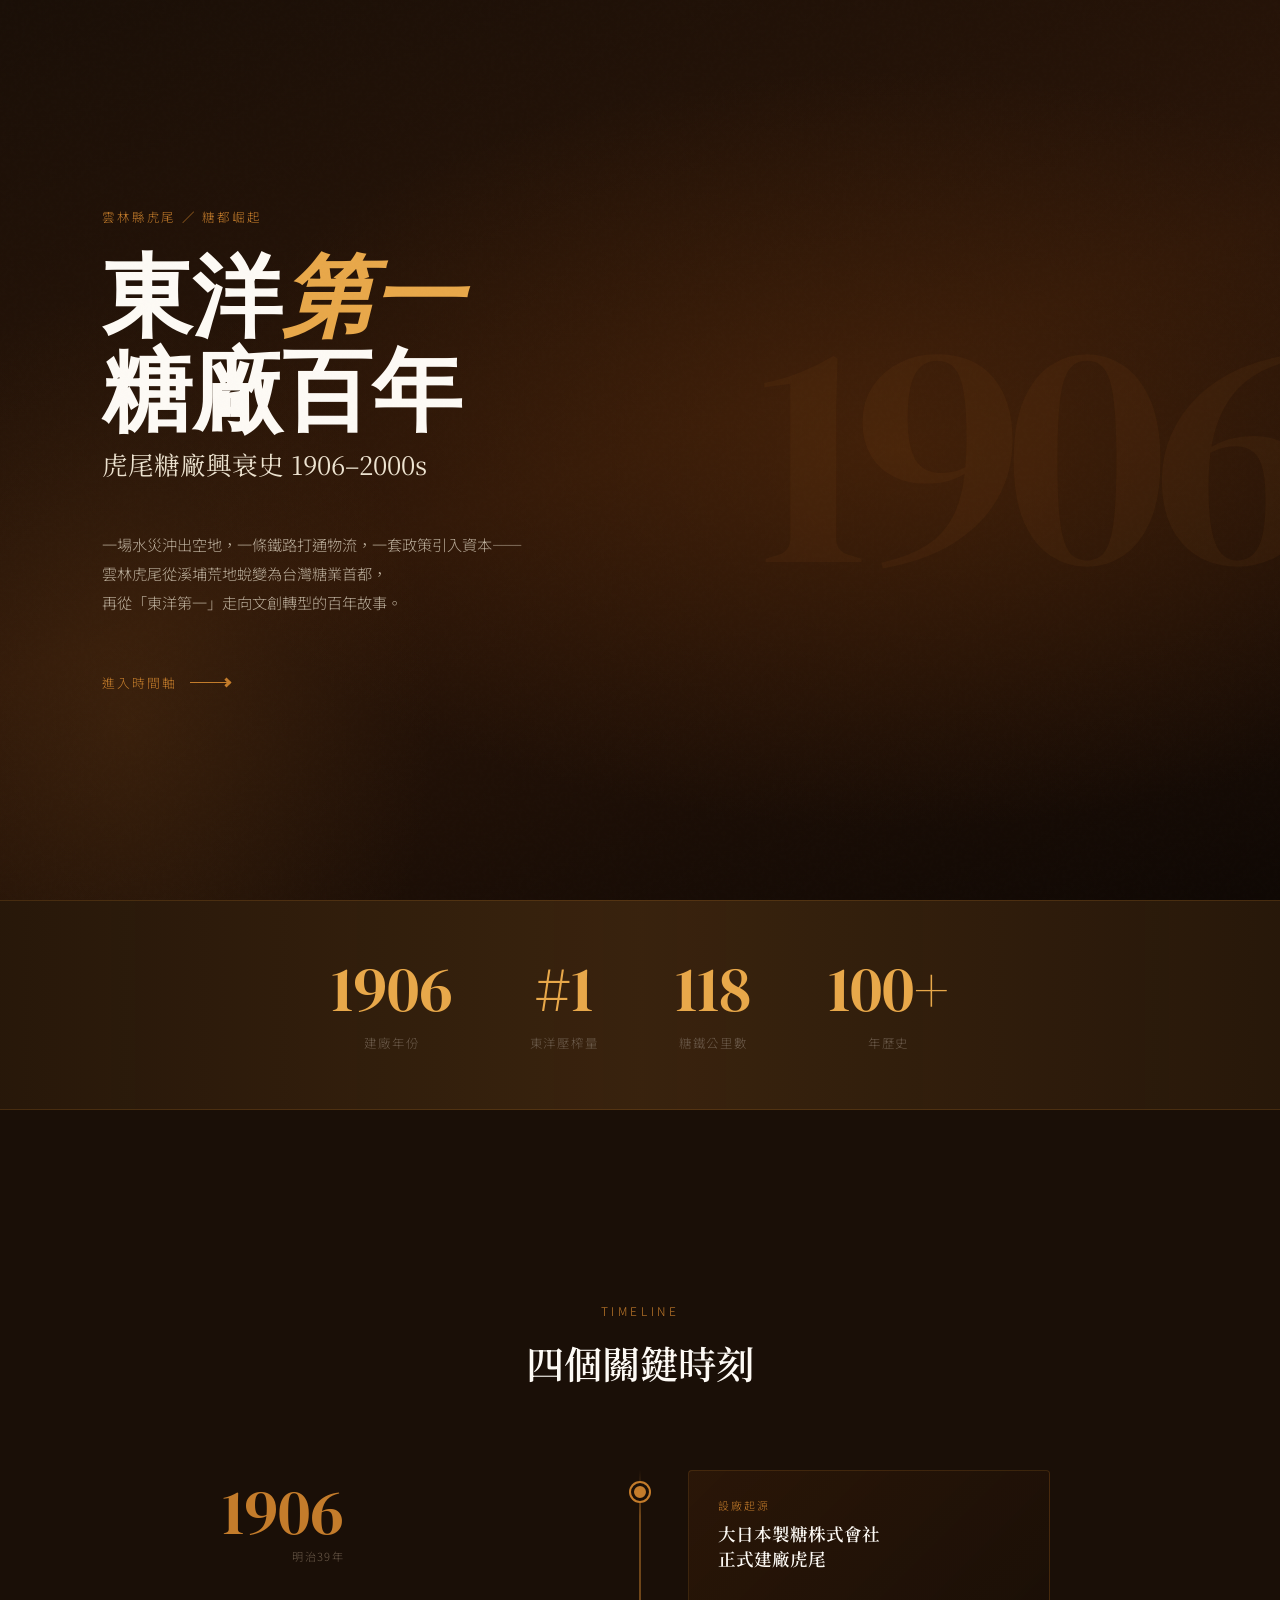
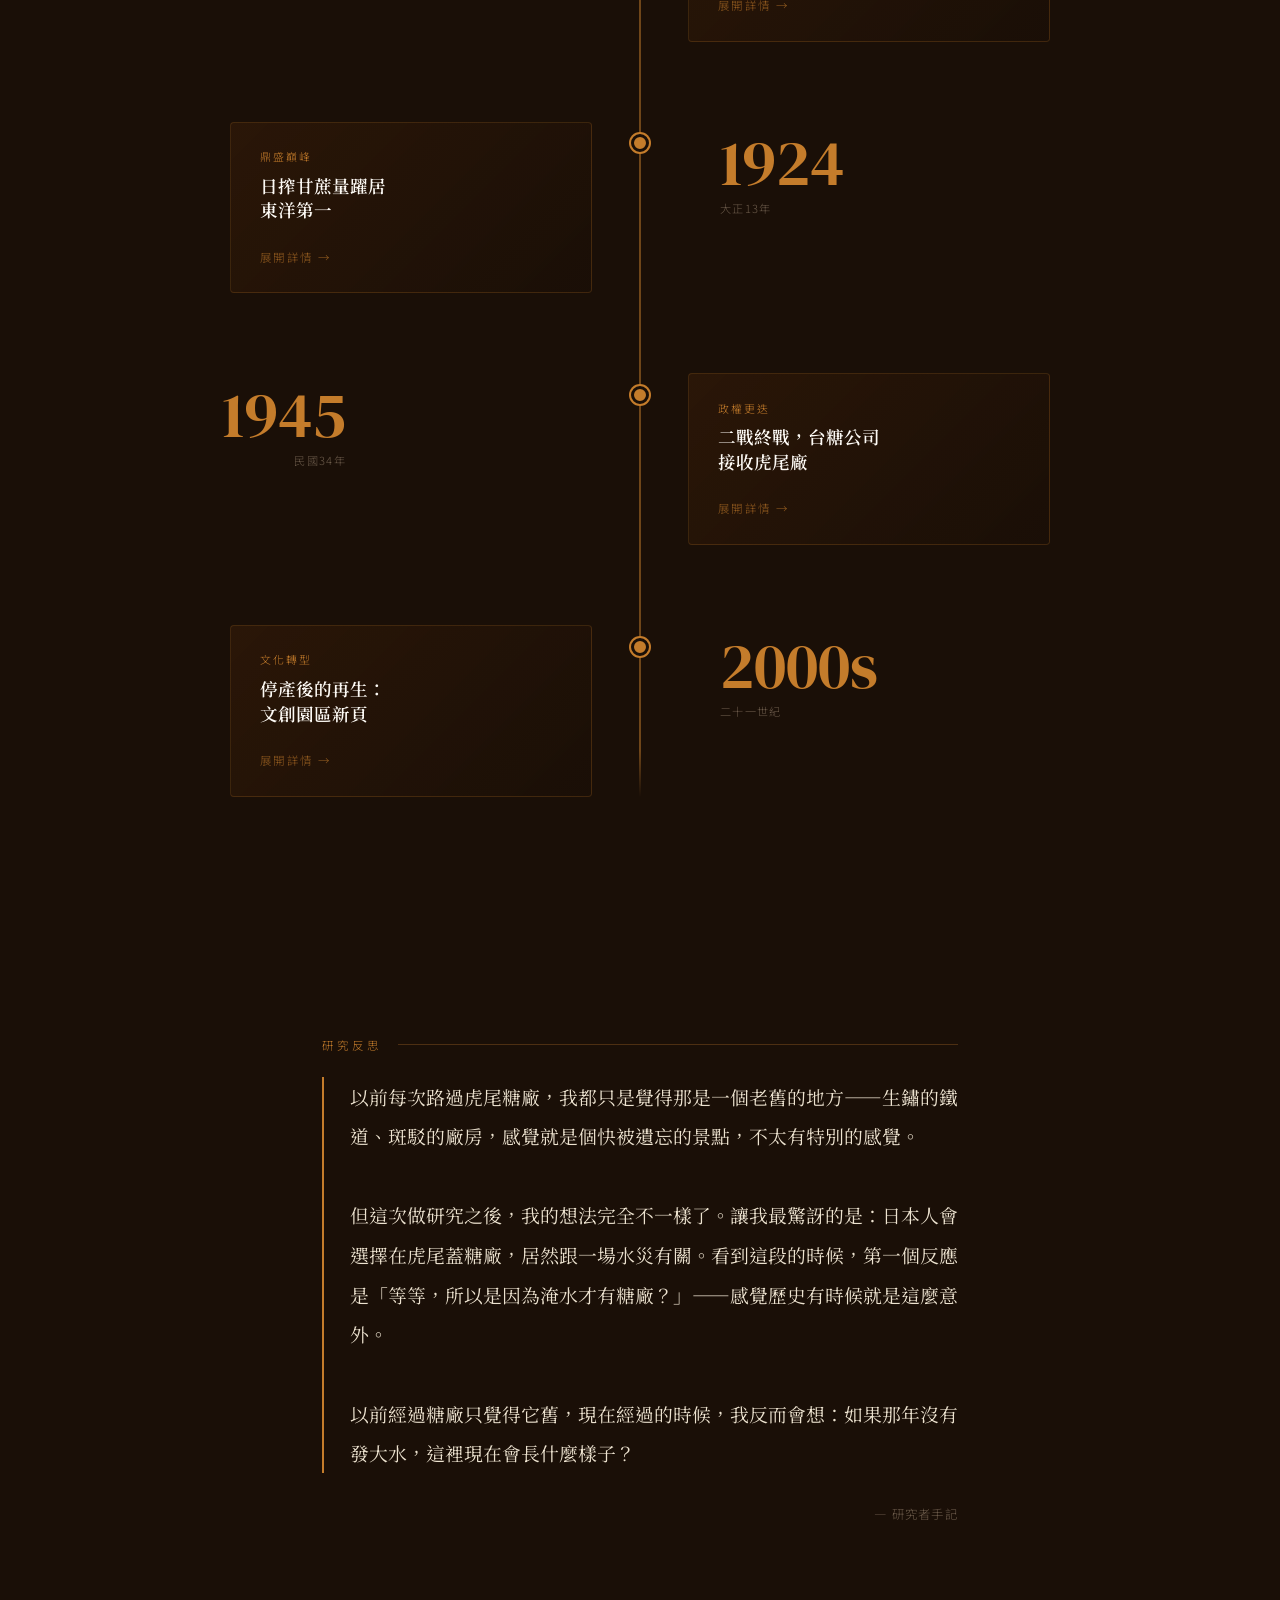
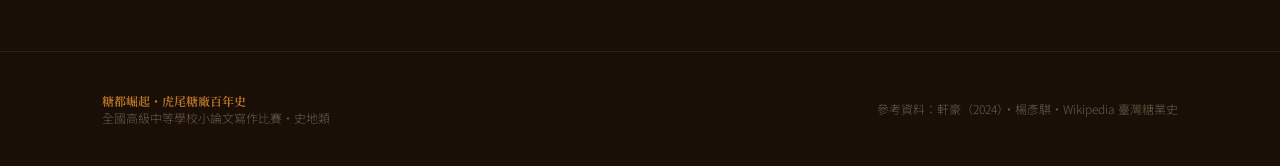
<file: 虎尾糖廠時間軸.html>
<!DOCTYPE html>
<html lang="zh-TW">
<head>
<meta charset="UTF-8">
<meta name="viewport" content="width=device-width, initial-scale=1.0">
<title>糖都崛起——虎尾糖廠百年史</title>
<link href="https://fonts.googleapis.com/css2?family=Noto+Serif+TC:wght@400;600;900&family=DM+Serif+Display:ital@0;1&family=Noto+Sans+TC:wght@300;400;500&display=swap" rel="stylesheet">
<style>
  :root {
    --ink:     #1a0f07;
    --brown:   #5c2d0a;
    --amber:   #c47c2b;
    --gold:    #e8a84a;
    --cream:   #f7f0e4;
    --parchment: #ede3d0;
    --rust:    #8b3a1a;
    --smoke:   #6b5a4a;
    --white:   #fdfaf5;
  }

  *, *::before, *::after { box-sizing: border-box; margin: 0; padding: 0; }

  html { scroll-behavior: smooth; }

  body {
    background: var(--ink);
    color: var(--cream);
    font-family: 'Noto Sans TC', sans-serif;
    font-weight: 300;
    overflow-x: hidden;
  }

  /* ── NOISE TEXTURE OVERLAY ── */
  body::before {
    content: '';
    position: fixed; inset: 0;
    background-image: url("data:image/svg+xml,%3Csvg viewBox='0 0 256 256' xmlns='http://www.w3.org/2000/svg'%3E%3Cfilter id='n'%3E%3CfeTurbulence type='fractalNoise' baseFrequency='0.9' numOctaves='4' stitchTiles='stitch'/%3E%3C/filter%3E%3Crect width='100%25' height='100%25' filter='url(%23n)' opacity='0.04'/%3E%3C/svg%3E");
    pointer-events: none; z-index: 9999; opacity: 0.35;
  }

  /* ── HERO ── */
  .hero {
    min-height: 100vh;
    display: flex; flex-direction: column; justify-content: center; align-items: flex-start;
    padding: 0 8vw;
    position: relative;
    overflow: hidden;
  }

  .hero-bg {
    position: absolute; inset: 0;
    background:
      radial-gradient(ellipse 80% 60% at 70% 50%, rgba(92,45,10,0.5) 0%, transparent 70%),
      radial-gradient(ellipse 40% 80% at 10% 80%, rgba(196,124,43,0.12) 0%, transparent 60%),
      linear-gradient(160deg, #1a0f07 0%, #2a1508 50%, #0f0804 100%);
  }

  /* Big decorative year behind hero */
  .hero-year-bg {
    position: absolute; right: -2vw; top: 50%; transform: translateY(-50%);
    font-family: 'DM Serif Display', serif;
    font-size: clamp(180px, 25vw, 380px);
    color: rgba(196,124,43,0.06);
    line-height: 1; user-select: none; pointer-events: none;
    letter-spacing: -0.05em;
  }

  .hero-tag {
    font-size: 0.78rem; letter-spacing: 0.22em; text-transform: uppercase;
    color: var(--amber); margin-bottom: 1.5rem;
    opacity: 0; animation: fadeUp 0.8s 0.2s forwards;
  }

  .hero-title {
    font-family: 'DM Serif Display', serif;
    font-size: clamp(3rem, 7vw, 7rem);
    line-height: 1.05;
    color: var(--white);
    margin-bottom: 0.5rem;
    opacity: 0; animation: fadeUp 0.8s 0.4s forwards;
  }

  .hero-title em {
    font-style: italic;
    color: var(--gold);
  }

  .hero-subtitle {
    font-family: 'Noto Serif TC', serif;
    font-size: clamp(1.1rem, 2vw, 1.6rem);
    color: var(--parchment);
    opacity: 0; animation: fadeUp 0.8s 0.6s forwards;
    margin-bottom: 3rem;
    font-weight: 400;
  }

  .hero-desc {
    max-width: 540px;
    font-size: 0.95rem; line-height: 1.9;
    color: rgba(237,227,208,0.72);
    opacity: 0; animation: fadeUp 0.8s 0.8s forwards;
    margin-bottom: 3.5rem;
  }

  .hero-scroll {
    display: flex; align-items: center; gap: 0.8rem;
    font-size: 0.8rem; letter-spacing: 0.15em; color: var(--amber);
    opacity: 0; animation: fadeUp 0.8s 1s forwards;
    cursor: pointer; text-transform: uppercase;
  }
  .hero-scroll .arrow {
    width: 40px; height: 1px; background: var(--amber);
    position: relative;
    transition: width 0.3s;
  }
  .hero-scroll .arrow::after {
    content: ''; position: absolute; right: 0; top: -3px;
    border: 3px solid var(--amber);
    border-left: none; border-bottom: none;
    width: 7px; height: 7px;
    transform: rotate(45deg);
  }
  .hero-scroll:hover .arrow { width: 60px; }

  /* ── TIMELINE SECTION ── */
  .timeline-section {
    padding: 6rem 0 10rem;
    position: relative;
  }

  .section-label {
    text-align: center;
    font-size: 0.75rem; letter-spacing: 0.3em; text-transform: uppercase;
    color: var(--amber); margin-bottom: 1rem;
  }

  .section-heading {
    text-align: center;
    font-family: 'Noto Serif TC', serif;
    font-size: clamp(1.6rem, 3vw, 2.4rem);
    font-weight: 600;
    color: var(--white);
    margin-bottom: 5rem;
  }

  /* Vertical spine */
  .timeline-track {
    position: relative;
    max-width: 900px;
    margin: 0 auto;
    padding: 0 2rem;
  }

  .timeline-track::before {
    content: '';
    position: absolute; left: 50%; top: 0; bottom: 0;
    width: 1px;
    background: linear-gradient(to bottom, transparent, var(--amber) 5%, var(--amber) 95%, transparent);
    transform: translateX(-50%);
  }

  /* ── EVENT CARDS ── */
  .event {
    display: grid;
    grid-template-columns: 1fr 80px 1fr;
    align-items: start;
    margin-bottom: 5rem;
    opacity: 0;
    transform: translateY(30px);
    transition: opacity 0.7s ease, transform 0.7s ease;
  }

  .event.visible { opacity: 1; transform: translateY(0); }

  /* Alternating: odd = right card, even = left card */
  .event:nth-child(odd)  .event-content { grid-column: 3; grid-row: 1; }
  .event:nth-child(odd)  .event-node    { grid-column: 2; grid-row: 1; }
  .event:nth-child(odd)  .event-year    { grid-column: 1; grid-row: 1; text-align: right; padding-right: 2.5rem; }

  .event:nth-child(even) .event-content { grid-column: 1; grid-row: 1; }
  .event:nth-child(even) .event-node    { grid-column: 2; grid-row: 1; }
  .event:nth-child(even) .event-year    { grid-column: 3; grid-row: 1; text-align: left; padding-left: 2.5rem; }

  .event-year {
    display: flex; align-items: flex-start; padding-top: 0.6rem;
    opacity: 0;
    transition: opacity 0.5s ease 0.2s;
  }
  .event.visible .event-year { opacity: 1; }

  .year-number {
    font-family: 'DM Serif Display', serif;
    font-size: clamp(2.8rem, 5vw, 4.5rem);
    line-height: 1;
    color: var(--amber);
    display: block;
  }

  .year-era {
    font-size: 0.7rem; letter-spacing: 0.12em; color: var(--smoke);
    display: block; margin-top: 0.3rem;
  }

  /* Center node */
  .event-node {
    display: flex; flex-direction: column; align-items: center;
    padding-top: 0.8rem;
  }

  .node-dot {
    width: 18px; height: 18px;
    border-radius: 50%;
    background: var(--amber);
    border: 3px solid var(--ink);
    box-shadow: 0 0 0 2px var(--amber);
    transition: transform 0.3s, box-shadow 0.3s;
    cursor: pointer;
    flex-shrink: 0;
  }

  .event:hover .node-dot {
    transform: scale(1.4);
    box-shadow: 0 0 0 4px var(--amber), 0 0 20px rgba(196,124,43,0.4);
  }

  /* Content card */
  .event-content {
    padding: 0 0.5rem;
  }

  .card {
    background: linear-gradient(135deg, rgba(92,45,10,0.25), rgba(26,15,7,0.5));
    border: 1px solid rgba(196,124,43,0.2);
    border-radius: 4px;
    padding: 1.6rem 1.8rem;
    position: relative;
    cursor: pointer;
    transition: border-color 0.3s, background 0.3s, transform 0.3s;
    overflow: hidden;
  }

  .card::before {
    content: '';
    position: absolute; top: 0; left: 0;
    width: 3px; height: 100%;
    background: var(--amber);
    transform: scaleY(0); transform-origin: top;
    transition: transform 0.3s;
  }

  .card:hover,
  .card.active {
    border-color: rgba(196,124,43,0.6);
    background: linear-gradient(135deg, rgba(92,45,10,0.45), rgba(26,15,7,0.7));
    transform: translateX(-4px);
  }

  .event:nth-child(even) .card:hover,
  .event:nth-child(even) .card.active {
    transform: translateX(4px);
  }

  .card:hover::before,
  .card.active::before { transform: scaleY(1); }

  .card-tag {
    font-size: 0.68rem; letter-spacing: 0.2em; text-transform: uppercase;
    color: var(--amber); margin-bottom: 0.6rem;
  }

  .card-title {
    font-family: 'Noto Serif TC', serif;
    font-size: 1.1rem; font-weight: 600;
    color: var(--white); margin-bottom: 0.8rem;
    line-height: 1.4;
  }

  .card-body {
    font-size: 0.88rem; line-height: 1.9;
    color: rgba(237,227,208,0.72);
    max-height: 0; overflow: hidden;
    transition: max-height 0.5s ease, opacity 0.4s ease;
    opacity: 0;
  }

  .card.active .card-body { max-height: 300px; opacity: 1; }

  .card-expand {
    display: inline-flex; align-items: center; gap: 0.4rem;
    margin-top: 0.8rem;
    font-size: 0.72rem; letter-spacing: 0.12em; text-transform: uppercase;
    color: var(--amber); opacity: 0.7;
    transition: opacity 0.2s, gap 0.2s;
  }
  .card:hover .card-expand { opacity: 1; gap: 0.6rem; }
  .card.active .card-expand { display: none; }

  .card-close {
    display: none; align-items: center; gap: 0.4rem;
    margin-top: 0.8rem;
    font-size: 0.72rem; letter-spacing: 0.12em; text-transform: uppercase;
    color: var(--smoke); cursor: pointer;
  }
  .card.active .card-close { display: inline-flex; }

  /* ── HIGHLIGHT STAT ── */
  .stat-strip {
    background: linear-gradient(90deg, rgba(196,124,43,0.08), rgba(196,124,43,0.18), rgba(196,124,43,0.08));
    border-top: 1px solid rgba(196,124,43,0.2);
    border-bottom: 1px solid rgba(196,124,43,0.2);
    padding: 3.5rem 8vw;
    display: flex; justify-content: center; gap: 6vw;
    flex-wrap: wrap;
    margin: 0 0 6rem;
  }

  .stat-item { text-align: center; }

  .stat-num {
    font-family: 'DM Serif Display', serif;
    font-size: clamp(2.5rem, 5vw, 4rem);
    color: var(--gold);
    display: block; line-height: 1;
    margin-bottom: 0.5rem;
  }

  .stat-label {
    font-size: 0.78rem; letter-spacing: 0.14em; text-transform: uppercase;
    color: var(--smoke);
  }

  /* ── REFLECTION ── */
  .reflection {
    max-width: 700px; margin: 0 auto 8rem;
    padding: 0 2rem;
    opacity: 0; transform: translateY(20px);
    transition: opacity 0.8s, transform 0.8s;
  }
  .reflection.visible { opacity: 1; transform: translateY(0); }

  .reflection-eyebrow {
    font-size: 0.72rem; letter-spacing: 0.25em; text-transform: uppercase;
    color: var(--amber); margin-bottom: 1.5rem;
    display: flex; align-items: center; gap: 1rem;
  }
  .reflection-eyebrow::after {
    content: ''; flex: 1; height: 1px; background: rgba(196,124,43,0.3);
  }

  .reflection blockquote {
    font-family: 'Noto Serif TC', serif;
    font-size: clamp(1rem, 1.6vw, 1.18rem);
    line-height: 2.1; color: var(--parchment); font-weight: 400;
    border-left: 2px solid var(--amber);
    padding-left: 1.6rem;
    margin-bottom: 2rem;
  }

  .reflection-credit {
    font-size: 0.78rem; color: var(--smoke); text-align: right; letter-spacing: 0.1em;
  }

  /* ── FOOTER ── */
  footer {
    border-top: 1px solid rgba(196,124,43,0.15);
    padding: 2.5rem 8vw;
    display: flex; justify-content: space-between; align-items: center;
    flex-wrap: wrap; gap: 1rem;
    font-size: 0.75rem; color: var(--smoke);
  }

  .footer-title { font-family: 'Noto Serif TC', serif; font-weight: 600; color: var(--amber); }

  /* ── KEYFRAMES ── */
  @keyframes fadeUp {
    from { opacity: 0; transform: translateY(20px); }
    to   { opacity: 1; transform: translateY(0); }
  }

  /* ── RESPONSIVE ── */
  @media (max-width: 640px) {
    .timeline-track::before { left: 28px; }

    .event {
      grid-template-columns: 56px 1fr;
      grid-template-rows: auto auto;
    }

    .event:nth-child(odd)  .event-content,
    .event:nth-child(even) .event-content { grid-column: 2; grid-row: 2; }

    .event:nth-child(odd)  .event-node,
    .event:nth-child(even) .event-node    { grid-column: 1; grid-row: 1; }

    .event:nth-child(odd)  .event-year,
    .event:nth-child(even) .event-year    { grid-column: 2; grid-row: 1; text-align: left; padding: 0 0 0.5rem 0.5rem; }

    .card:hover, .card.active { transform: none !important; }

    .stat-strip { gap: 3rem; }
  }
</style>
</head>
<body>

<!-- ── HERO ── -->
<section class="hero">
  <div class="hero-bg"></div>
  <div class="hero-year-bg">1906</div>

  <div style="position:relative; z-index:1;">
    <p class="hero-tag">雲林縣虎尾 ／ 糖都崛起</p>
    <h1 class="hero-title">東洋<em>第一</em><br>糖廠百年</h1>
    <p class="hero-subtitle">虎尾糖廠興衰史 1906–2000s</p>
    <p class="hero-desc">
      一場水災沖出空地，一條鐵路打通物流，一套政策引入資本——<br>
      雲林虎尾從溪埔荒地蛻變為台灣糖業首都，<br>
      再從「東洋第一」走向文創轉型的百年故事。
    </p>
    <div class="hero-scroll" onclick="document.getElementById('timeline').scrollIntoView({behavior:'smooth'})">
      進入時間軸 <span class="arrow"></span>
    </div>
  </div>
</section>

<!-- ── STATS ── -->
<div class="stat-strip">
  <div class="stat-item">
    <span class="stat-num">1906</span>
    <span class="stat-label">建廠年份</span>
  </div>
  <div class="stat-item">
    <span class="stat-num">#1</span>
    <span class="stat-label">東洋壓榨量</span>
  </div>
  <div class="stat-item">
    <span class="stat-num">118</span>
    <span class="stat-label">糖鐵公里數</span>
  </div>
  <div class="stat-item">
    <span class="stat-num">100+</span>
    <span class="stat-label">年歷史</span>
  </div>
</div>

<!-- ── TIMELINE ── -->
<section class="timeline-section" id="timeline">
  <p class="section-label">Timeline</p>
  <h2 class="section-heading">四個關鍵時刻</h2>

  <div class="timeline-track">

    <!-- 1906 -->
    <div class="event">
      <div class="event-year">
        <div>
          <span class="year-number">1906</span>
          <span class="year-era">明治39年</span>
        </div>
      </div>
      <div class="event-node"><div class="node-dot"></div></div>
      <div class="event-content">
        <div class="card" onclick="toggleCard(this)">
          <p class="card-tag">設廠起源</p>
          <h3 class="card-title">大日本製糖株式會社<br>正式建廠虎尾</h3>
          <div class="card-body">
            <p>1897 年戊戌大水災沖出大量溪埔地，使日本資本家得以極低成本取得土地。搭配 1902 年總督府《台灣糖業獎勵規則》的政策紅利，加上 1900 年抗日勢力柯鐵虎病逝、治安恢復，1904 年縱貫鐵路斗六至斗南段完工後，大日本製糖株式會社終於在 1906 年取得設廠許可，正式落地虎尾。</p>
            <p style="margin-top:0.8rem">「先有糖廠，才有虎尾」——糖廠的到來，是整個虎尾街區誕生的起點。</p>
          </div>
          <span class="card-expand">展開詳情 →</span>
          <span class="card-close" onclick="event.stopPropagation(); this.closest('.card').classList.remove('active')">收起 ↑</span>
        </div>
      </div>
    </div>

    <!-- 1924 -->
    <div class="event">
      <div class="event-year">
        <div>
          <span class="year-number">1924</span>
          <span class="year-era">大正13年</span>
        </div>
      </div>
      <div class="event-node"><div class="node-dot"></div></div>
      <div class="event-content">
        <div class="card" onclick="toggleCard(this)">
          <p class="card-tag">鼎盛巔峰</p>
          <h3 class="card-title">日搾甘蔗量躍居<br>東洋第一</h3>
          <div class="card-body">
            <p>歷經近二十年的擴建與優化，虎尾糖廠每日壓榨甘蔗量在 1920 年代躍居全東洋之冠。廠區鋪設了綿延超過百公里的五分車（762mm 窄軌）鐵道網路，將雲林平原的甘蔗原料快速集中至廠區。</p>
            <p style="margin-top:0.8rem">這個時期，虎尾人口急增，街道、學校、醫院、宿舍群隨糖廠擴張而成形，「糖都」之名實至名歸。</p>
          </div>
          <span class="card-expand">展開詳情 →</span>
          <span class="card-close" onclick="event.stopPropagation(); this.closest('.card').classList.remove('active')">收起 ↑</span>
        </div>
      </div>
    </div>

    <!-- 1945 -->
    <div class="event">
      <div class="event-year">
        <div>
          <span class="year-number">1945</span>
          <span class="year-era">民國34年</span>
        </div>
      </div>
      <div class="event-node"><div class="node-dot"></div></div>
      <div class="event-content">
        <div class="card" onclick="toggleCard(this)">
          <p class="card-tag">政權更迭</p>
          <h3 class="card-title">二戰終戰，台糖公司<br>接收虎尾廠</h3>
          <div class="card-body">
            <p>1945 年日本戰敗，台灣光復。國民政府接收日本在台糖業資產，整合為「台灣糖業股份有限公司（台糖）」，虎尾糖廠正式納入台糖體系繼續運作。</p>
            <p style="margin-top:0.8rem">戰後初期百廢待舉，虎尾糖廠的外匯收入一度是台灣重要的經濟命脈。然而隨著國際糖價波動與農村人口外移，糖業的黃金時代逐漸走向尾聲。</p>
          </div>
          <span class="card-expand">展開詳情 →</span>
          <span class="card-close" onclick="event.stopPropagation(); this.closest('.card').classList.remove('active')">收起 ↑</span>
        </div>
      </div>
    </div>

    <!-- 2000s -->
    <div class="event">
      <div class="event-year">
        <div>
          <span class="year-number">2000s</span>
          <span class="year-era">二十一世紀</span>
        </div>
      </div>
      <div class="event-node"><div class="node-dot"></div></div>
      <div class="event-content">
        <div class="card" onclick="toggleCard(this)">
          <p class="card-tag">文化轉型</p>
          <h3 class="card-title">停產後的再生：<br>文創園區新頁</h3>
          <div class="card-body">
            <p>隨著糖業生產全面停止，閒置的廠房、倉庫與五分車站逐步轉型為文化資產保存區。台糖將虎尾糖廠開放為觀光景點，保留鐵道、廠房建築與機具設備，成為台灣工業遺址保存的代表案例之一。</p>
            <p style="margin-top:0.8rem">舊日的煙囪與糖鐵，如今成為地方認同的符號。那些曾被忽略的生鏽鐵道，承載著整個雲林平原的百年記憶。</p>
          </div>
          <span class="card-expand">展開詳情 →</span>
          <span class="card-close" onclick="event.stopPropagation(); this.closest('.card').classList.remove('active')">收起 ↑</span>
        </div>
      </div>
    </div>

  </div>
</section>

<!-- ── REFLECTION ── -->
<div class="reflection" id="reflection">
  <p class="reflection-eyebrow">研究反思</p>
  <blockquote>
    以前每次路過虎尾糖廠，我都只是覺得那是一個老舊的地方——生鏽的鐵道、斑駁的廠房，感覺就是個快被遺忘的景點，不太有特別的感覺。<br><br>
    但這次做研究之後，我的想法完全不一樣了。讓我最驚訝的是：日本人會選擇在虎尾蓋糖廠，居然跟一場水災有關。看到這段的時候，第一個反應是「等等，所以是因為淹水才有糖廠？」——感覺歷史有時候就是這麼意外。<br><br>
    以前經過糖廠只覺得它舊，現在經過的時候，我反而會想：如果那年沒有發大水，這裡現在會長什麼樣子？
  </blockquote>
  <p class="reflection-credit">— 研究者手記</p>
</div>

<!-- ── FOOTER ── -->
<footer>
  <div>
    <span class="footer-title">糖都崛起・虎尾糖廠百年史</span><br>
    全國高級中等學校小論文寫作比賽・史地類
  </div>
  <div style="text-align:right">
    參考資料：軒豪（2024）・楊彥騏・Wikipedia 臺灣糖業史
  </div>
</footer>

<script>
  // ── Card toggle ──
  function toggleCard(card) {
    const wasActive = card.classList.contains('active');
    document.querySelectorAll('.card.active').forEach(c => c.classList.remove('active'));
    if (!wasActive) card.classList.add('active');
  }

  // ── Scroll reveal ──
  const observer = new IntersectionObserver((entries) => {
    entries.forEach(e => {
      if (e.isIntersecting) {
        e.target.classList.add('visible');
        observer.unobserve(e.target);
      }
    });
  }, { threshold: 0.15 });

  document.querySelectorAll('.event, .reflection').forEach(el => observer.observe(el));

  // Stagger events
  document.querySelectorAll('.event').forEach((el, i) => {
    el.style.transitionDelay = (i * 0.1) + 's';
  });
</script>
</body>
</html>
</file>
